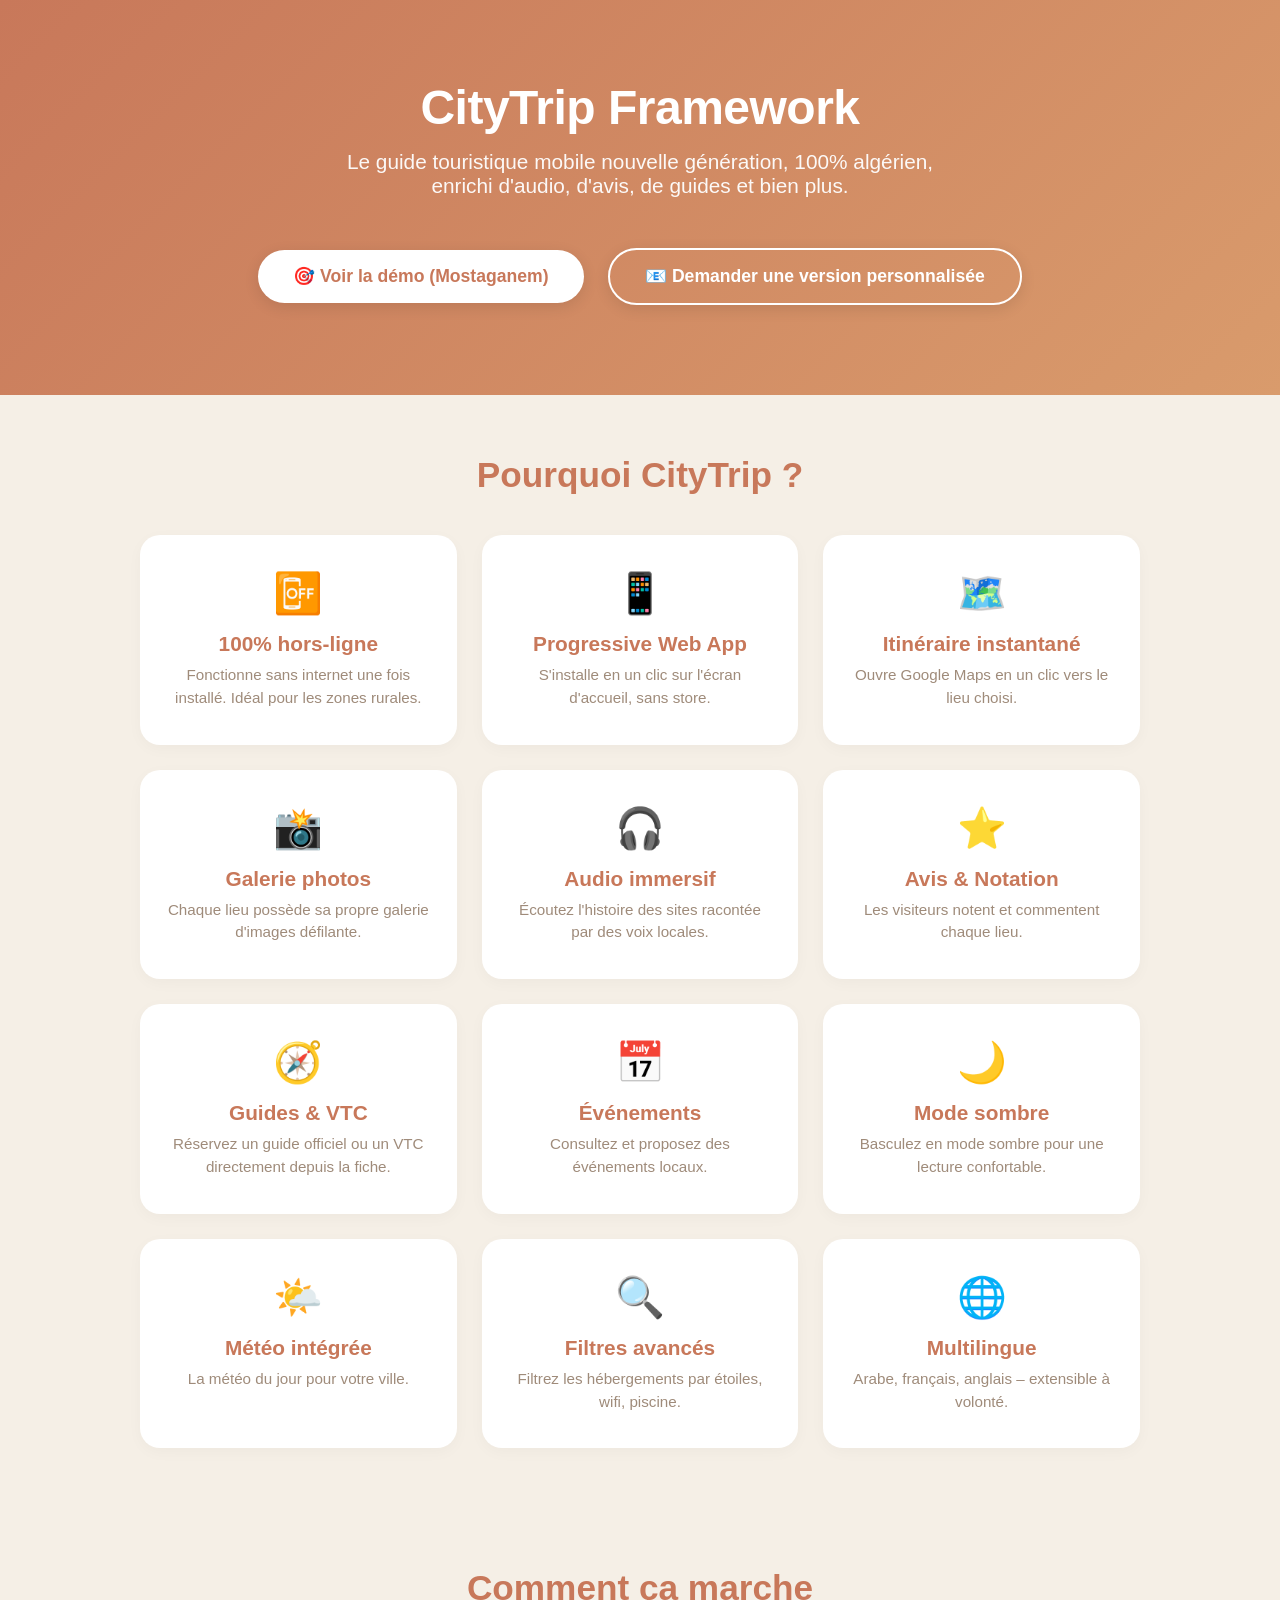
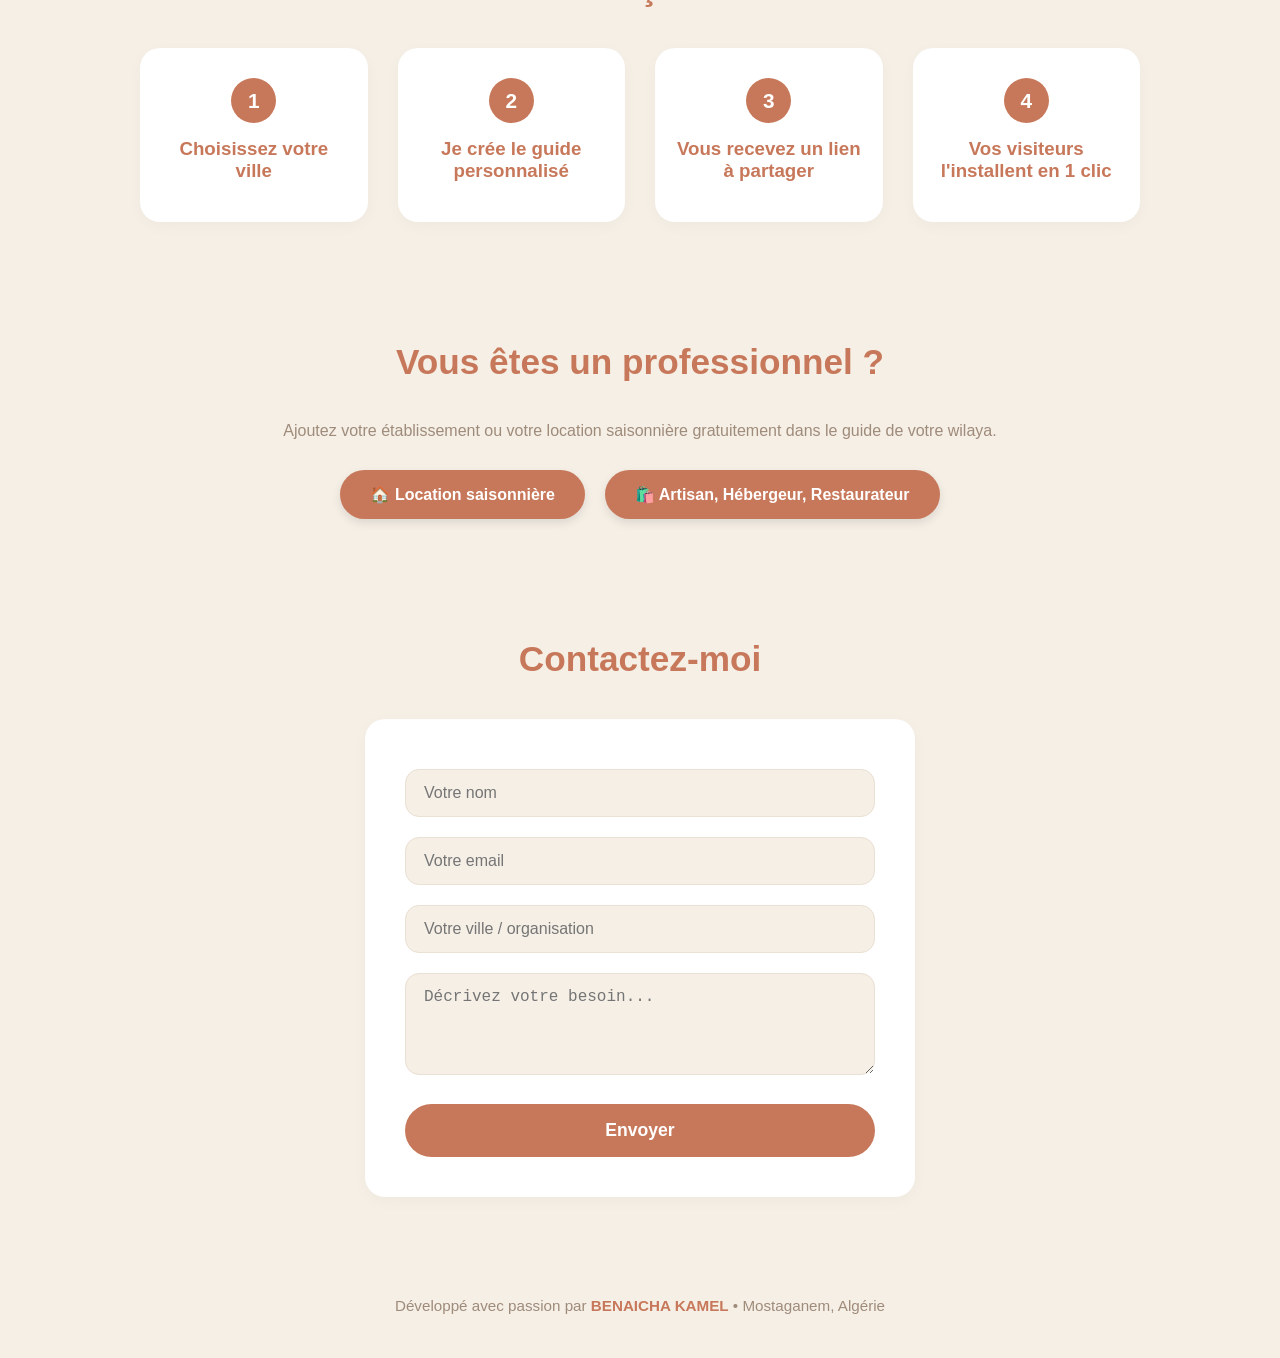
<file: index.html>
<!DOCTYPE html>
<html lang="fr">
<head>
    <meta charset="UTF-8">
    <meta name="viewport" content="width=device-width, initial-scale=1.0">
    <title>CityTrip Framework – Guide touristique mobile nouvelle génération</title>
    <style>
        :root {
            --bg-body: #F5EFE6;
            --bg-card: #FFFFFF;
            --primary: #C8785A;
            --secondary: #E0B28A;
            --accent-turquoise: #A8C0A3;
            --accent-corail: #D99B6C;
            --text-dark: #4E3E33;
            --text-light: #9F8B7A;
            --border-light: #EAE0D4;
            --info: #A8C0A3;
        }
        * { margin:0; padding:0; box-sizing:border-box; }
        body { font-family: 'Segoe UI', Roboto, sans-serif; background: var(--bg-body); color: var(--text-dark); }
        .container { max-width: 1000px; margin: 0 auto; padding: 0 20px; }

        /* Hero */
        .hero { background: linear-gradient(135deg, var(--primary), var(--accent-corail)); color: white; padding: 80px 20px; text-align: center; }
        .hero h1 { font-size: 3rem; margin-bottom: 15px; letter-spacing: -0.5px; }
        .hero p { font-size: 1.3rem; opacity: 0.95; margin-bottom: 40px; max-width: 600px; margin-left: auto; margin-right: auto; }
        .hero a { background: white; color: var(--primary); padding: 16px 35px; border-radius: 50px; text-decoration: none; font-weight: 700; font-size: 1.1rem; transition: transform 0.2s, box-shadow 0.2s; display: inline-block; margin: 10px; box-shadow: 0 4px 15px rgba(0,0,0,0.1); }
        .hero a:hover { transform: translateY(-2px); box-shadow: 0 8px 25px rgba(0,0,0,0.15); }
        .hero a.secondary { background: transparent; border: 2px solid white; color: white; }

        /* Sections */
        .section { padding: 60px 0; }
        .section h2 { text-align: center; font-size: 2.2rem; margin-bottom: 40px; color: var(--primary); }
        .section h3 { color: var(--primary); margin-bottom: 10px; }

        /* Grille fonctionnalités */
        .features { display: grid; grid-template-columns: repeat(auto-fit, minmax(250px, 1fr)); gap: 25px; }
        .feature { background: var(--bg-card); padding: 35px 25px; border-radius: 20px; box-shadow: 0 4px 15px rgba(0,0,0,0.03); text-align: center; transition: transform 0.2s, box-shadow 0.2s; }
        .feature:hover { transform: translateY(-5px); box-shadow: 0 12px 30px rgba(0,0,0,0.08); }
        .feature .icon { font-size: 2.5rem; margin-bottom: 15px; }
        .feature h3 { font-size: 1.3rem; margin-bottom: 8px; color: var(--primary); }
        .feature p { font-size: 0.95rem; color: var(--text-light); line-height: 1.5; }

        /* Étapes */
        .steps { display: flex; flex-wrap: wrap; justify-content: center; gap: 30px; }
        .step { background: var(--bg-card); padding: 30px 20px; border-radius: 20px; box-shadow: 0 4px 15px rgba(0,0,0,0.03); text-align: center; flex: 1 1 200px; }
        .step-number { background: var(--primary); color: white; width: 45px; height: 45px; border-radius: 50%; display: inline-flex; align-items: center; justify-content: center; font-weight: bold; font-size: 1.3rem; margin-bottom: 15px; }

        /* Boutons pros */
        .pro-buttons { display: flex; flex-wrap: wrap; gap: 20px; justify-content: center; }
        .pro-btn { background: var(--primary); color: white; padding: 15px 30px; border-radius: 50px; text-decoration: none; font-weight: 600; transition: transform 0.2s, box-shadow 0.2s; display: inline-block; box-shadow: 0 4px 10px rgba(0,0,0,0.1); }
        .pro-btn:hover { transform: translateY(-2px); box-shadow: 0 8px 20px rgba(0,0,0,0.15); }

        /* Formulaire */
        .contact-form { background: var(--bg-card); padding: 40px; border-radius: 20px; box-shadow: 0 4px 15px rgba(0,0,0,0.03); max-width: 550px; margin: 0 auto; }
        .contact-form input, .contact-form textarea { width: 100%; padding: 14px 18px; margin: 10px 0; border: 1px solid var(--border-light); border-radius: 14px; font-size: 1rem; background: var(--bg-body); color: var(--text-dark); }
        .contact-form button { background: var(--primary); color: white; padding: 16px 35px; border: none; border-radius: 50px; font-weight: 700; font-size: 1.1rem; cursor: pointer; width: 100%; margin-top: 15px; transition: transform 0.2s, box-shadow 0.2s; }
        .contact-form button:hover { transform: translateY(-2px); box-shadow: 0 8px 25px rgba(0,0,0,0.1); }

        /* Footer */
        .footer { text-align: center; padding: 40px 20px; font-size: 0.95rem; color: var(--text-light); }
        .footer a { color: var(--primary); text-decoration: none; font-weight: 600; }
    </style>

    <!-- Code compteur GoatCounter ajouté ici -->
    <script data-goatcounter="https://kamel772.goatcounter.com/count" async src="//gc.zgo.at/count.js"></script>

</head>
<body>
    <!-- Hero -->
    <div class="hero">
        <h1>CityTrip Framework</h1>
        <p>Le guide touristique mobile nouvelle génération, 100% algérien, enrichi d'audio, d'avis, de guides et bien plus.</p>
        <a href="app.html" target="_blank">🎯 Voir la démo (Mostaganem)</a>
        <a href="#contact" class="secondary">📧 Demander une version personnalisée</a>
    </div>

    <!-- Pourquoi CityTrip ? -->
    <div class="section container">
        <h2>Pourquoi CityTrip ?</h2>
        <div class="features">
            <div class="feature"><div class="icon">📴</div><h3>100% hors‑ligne</h3><p>Fonctionne sans internet une fois installé. Idéal pour les zones rurales.</p></div>
            <div class="feature"><div class="icon">📱</div><h3>Progressive Web App</h3><p>S'installe en un clic sur l'écran d'accueil, sans store.</p></div>
            <div class="feature"><div class="icon">🗺️</div><h3>Itinéraire instantané</h3><p>Ouvre Google Maps en un clic vers le lieu choisi.</p></div>
            <div class="feature"><div class="icon">📸</div><h3>Galerie photos</h3><p>Chaque lieu possède sa propre galerie d'images défilante.</p></div>
            <div class="feature"><div class="icon">🎧</div><h3>Audio immersif</h3><p>Écoutez l'histoire des sites racontée par des voix locales.</p></div>
            <div class="feature"><div class="icon">⭐</div><h3>Avis & Notation</h3><p>Les visiteurs notent et commentent chaque lieu.</p></div>
            <div class="feature"><div class="icon">🧭</div><h3>Guides & VTC</h3><p>Réservez un guide officiel ou un VTC directement depuis la fiche.</p></div>
            <div class="feature"><div class="icon">📅</div><h3>Événements</h3><p>Consultez et proposez des événements locaux.</p></div>
            <div class="feature"><div class="icon">🌙</div><h3>Mode sombre</h3><p>Basculez en mode sombre pour une lecture confortable.</p></div>
            <div class="feature"><div class="icon">🌤️</div><h3>Météo intégrée</h3><p>La météo du jour pour votre ville.</p></div>
            <div class="feature"><div class="icon">🔍</div><h3>Filtres avancés</h3><p>Filtrez les hébergements par étoiles, wifi, piscine.</p></div>
            <div class="feature"><div class="icon">🌐</div><h3>Multilingue</h3><p>Arabe, français, anglais – extensible à volonté.</p></div>
        </div>
    </div>

    <!-- Comment ça marche -->
    <div class="section container">
        <h2>Comment ça marche</h2>
        <div class="steps">
            <div class="step"><div class="step-number">1</div><h3>Choisissez votre ville</h3></div>
            <div class="step"><div class="step-number">2</div><h3>Je crée le guide personnalisé</h3></div>
            <div class="step"><div class="step-number">3</div><h3>Vous recevez un lien à partager</h3></div>
            <div class="step"><div class="step-number">4</div><h3>Vos visiteurs l'installent en 1 clic</h3></div>
        </div>
    </div>

    <!-- Espace professionnels -->
    <div class="section container">
        <h2>Vous êtes un professionnel ?</h2>
        <p style="text-align:center; margin-bottom:30px; color:var(--text-light);">Ajoutez votre établissement ou votre location saisonnière gratuitement dans le guide de votre wilaya.</p>
        <div class="pro-buttons">
            <a href="proprietaires.html" class="pro-btn">🏠 Location saisonnière</a>
            <a href="professionnels.html" class="pro-btn">🛍️ Artisan, Hébergeur, Restaurateur</a>
        </div>
    </div>

    <!-- Contact -->
    <div class="section container" id="contact">
        <h2>Contactez‑moi</h2>
        <div class="contact-form">
            <form action="https://formspree.io/f/XXXXXXXXXX" method="POST">
                <input type="text" name="name" placeholder="Votre nom" required>
                <input type="email" name="_replyto" placeholder="Votre email" required>
                <input type="text" name="city" placeholder="Votre ville / organisation">
                <textarea name="message" rows="4" placeholder="Décrivez votre besoin..."></textarea>
                <button type="submit">Envoyer</button>
            </form>
        </div>
    </div>

    <!-- Footer -->
    <div class="footer">
        <p>Développé avec passion par <a href="mailto:benaichakamelkat@gmail.com">BENAICHA KAMEL</a> • Mostaganem, Algérie</p>
    </div>
</body>
</html>
</file>
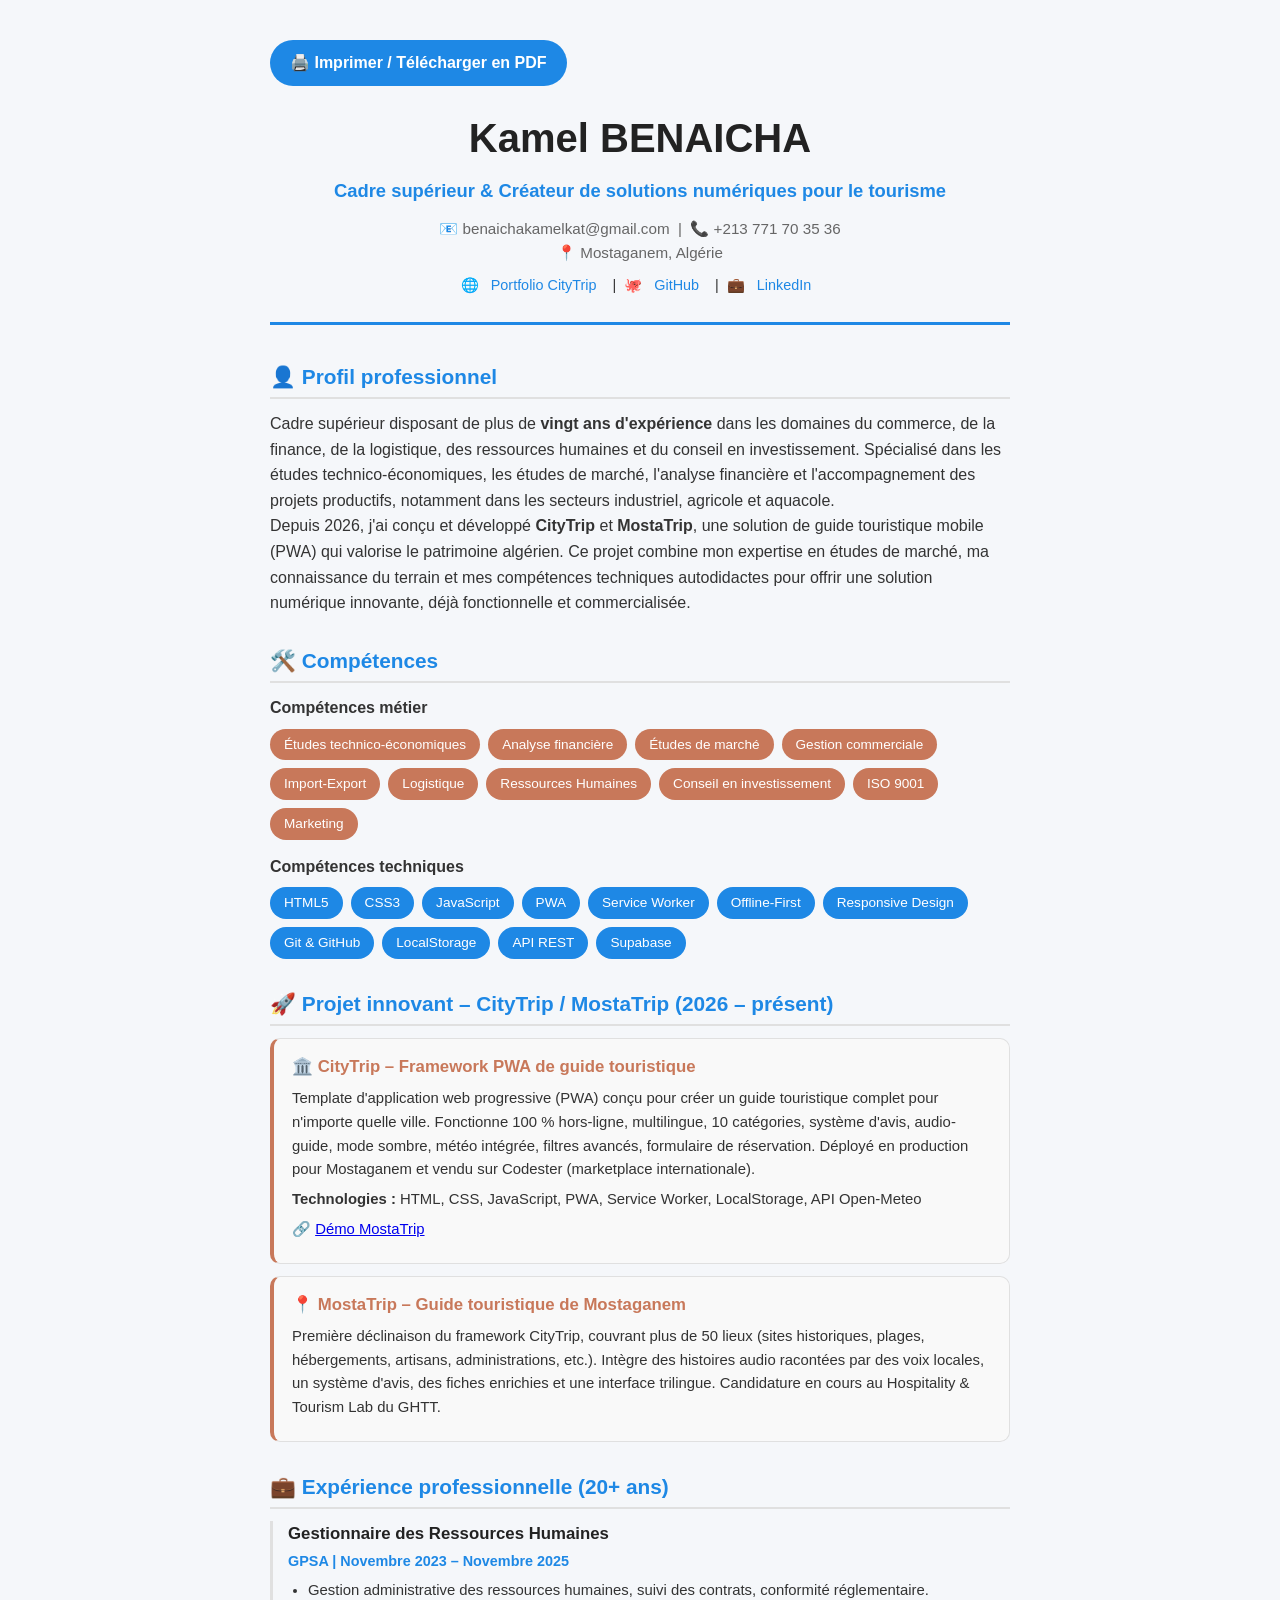
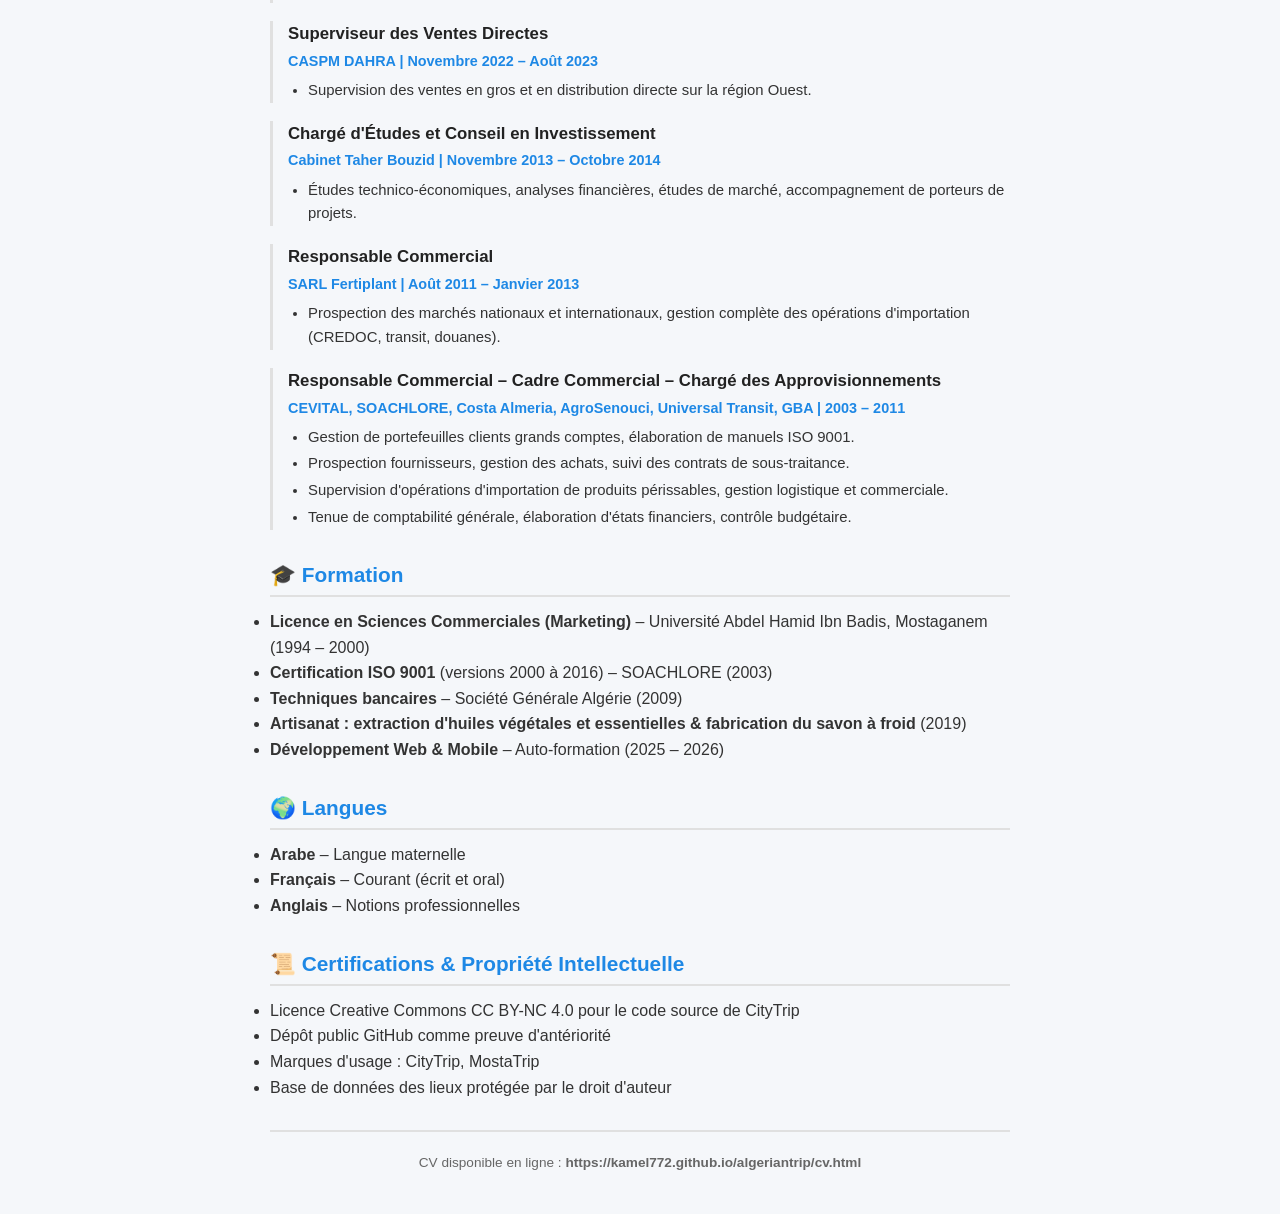
<file: cv.html>
<!DOCTYPE html>
<html lang="fr">
<head>
    <meta charset="UTF-8">
    <meta name="viewport" content="width=device-width, initial-scale=1.0">
    <title>CV – Kamel BENAICHA</title>
    <style>
        :root {
            --primary: #1E88E5;
            --secondary: #C8785A;
            --text: #333;
            --light: #666;
            --border: #e0e0e0;
            --bg: #f9f9f9;
        }

        * { margin: 0; padding: 0; box-sizing: border-box; }

        body {
            font-family: 'Segoe UI', Roboto, Helvetica, Arial, sans-serif;
            background: #f5f7fa;
            color: var(--text);
            line-height: 1.6;
            max-width: 800px;
            margin: 0 auto;
            padding: 40px 30px;
        }

        @media print {
            body { background: white; padding: 20px; }
            .no-print { display: none; }
        }

        header {
            text-align: center;
            margin-bottom: 35px;
            padding-bottom: 25px;
            border-bottom: 3px solid var(--primary);
        }

        header h1 {
            font-size: 2.5rem;
            font-weight: 700;
            color: #222;
            margin-bottom: 6px;
        }

        header .title {
            font-size: 1.15rem;
            color: var(--primary);
            font-weight: 600;
            margin-bottom: 12px;
        }

        header .contact {
            font-size: 0.95rem;
            color: var(--light);
            margin-bottom: 8px;
        }

        header .links {
            font-size: 0.9rem;
        }

        header .links a {
            color: var(--primary);
            text-decoration: none;
            margin: 0 8px;
        }

        section {
            margin-bottom: 28px;
        }

        h2 {
            font-size: 1.3rem;
            color: var(--primary);
            margin-bottom: 12px;
            padding-bottom: 4px;
            border-bottom: 2px solid var(--border);
            display: flex;
            align-items: center;
            gap: 8px;
        }

        .profile p {
            margin-bottom: 10px;
        }

        .skills-grid {
            display: flex;
            flex-wrap: wrap;
            gap: 8px;
        }

        .skill-tag {
            background: var(--primary);
            color: white;
            padding: 5px 14px;
            border-radius: 20px;
            font-size: 0.85rem;
            font-weight: 500;
        }

        .skill-tag.soft {
            background: var(--secondary);
        }

        .experience-item {
            margin-bottom: 18px;
            padding-left: 15px;
            border-left: 3px solid var(--border);
        }

        .experience-item h3 {
            font-size: 1.05rem;
            color: #222;
            margin-bottom: 2px;
        }

        .experience-item .meta {
            font-size: 0.9rem;
            color: var(--primary);
            font-weight: 600;
            margin-bottom: 6px;
        }

        .experience-item p, .experience-item ul {
            font-size: 0.93rem;
            color: var(--text);
            margin-bottom: 6px;
        }

        .experience-item ul {
            margin-left: 20px;
        }

        .experience-item ul li {
            margin-bottom: 3px;
        }

        .project {
            background: var(--bg);
            padding: 15px 18px;
            border-radius: 10px;
            margin-bottom: 12px;
            border: 1px solid var(--border);
            border-left: 4px solid var(--secondary);
        }

        .project h3 {
            font-size: 1.05rem;
            color: var(--secondary);
            margin-bottom: 6px;
        }

        .project p {
            font-size: 0.93rem;
            margin-bottom: 6px;
        }

        .footer {
            text-align: center;
            margin-top: 30px;
            padding-top: 20px;
            border-top: 2px solid var(--border);
            font-size: 0.85rem;
            color: var(--light);
        }

        .btn-pdf {
            display: inline-block;
            background: var(--primary);
            color: white;
            padding: 10px 20px;
            border-radius: 30px;
            text-decoration: none;
            font-weight: 600;
            margin-bottom: 20px;
        }
    </style>
</head>
<body>

    <a href="#" onclick="window.print(); return false;" class="btn-pdf no-print">🖨️ Imprimer / Télécharger en PDF</a>

    <header>
        <h1>Kamel BENAICHA</h1>
        <p class="title">Cadre supérieur & Créateur de solutions numériques pour le tourisme</p>
        <p class="contact">
            📧 benaichakamelkat@gmail.com &nbsp;|&nbsp; 📞 +213 771 70 35 36<br>
            📍 Mostaganem, Algérie
        </p>
        <p class="links">
            🌐 <a href="https://kamel772.github.io/algeriantrip/" target="_blank">Portfolio CityTrip</a>
            &nbsp;|&nbsp;
            🐙 <a href="https://github.com/kamel772/algeriantrip" target="_blank">GitHub</a>
            &nbsp;|&nbsp;
            💼 <a href="https://www.linkedin.com/in/kamel-benaicha" target="_blank">LinkedIn</a>
        </p>
    </header>

    <!-- Profil -->
    <section>
        <h2>👤 Profil professionnel</h2>
        <p>
            Cadre supérieur disposant de plus de <strong>vingt ans d'expérience</strong> dans les domaines du commerce, de la finance, de la logistique, des ressources humaines et du conseil en investissement. 
            Spécialisé dans les études technico-économiques, les études de marché, l'analyse financière et l'accompagnement des projets productifs, notamment dans les secteurs industriel, agricole et aquacole.
        </p>
        <p>
            Depuis 2026, j'ai conçu et développé <strong>CityTrip</strong> et <strong>MostaTrip</strong>, une solution de guide touristique mobile (PWA) qui valorise le patrimoine algérien. 
            Ce projet combine mon expertise en études de marché, ma connaissance du terrain et mes compétences techniques autodidactes pour offrir une solution numérique innovante, déjà fonctionnelle et commercialisée.
        </p>
    </section>

    <!-- Compétences -->
    <section>
        <h2>🛠️ Compétences</h2>

        <h3 style="font-size:1rem; margin-bottom:8px; color:var(--text);">Compétences métier</h3>
        <div class="skills-grid" style="margin-bottom:14px;">
            <span class="skill-tag soft">Études technico-économiques</span>
            <span class="skill-tag soft">Analyse financière</span>
            <span class="skill-tag soft">Études de marché</span>
            <span class="skill-tag soft">Gestion commerciale</span>
            <span class="skill-tag soft">Import-Export</span>
            <span class="skill-tag soft">Logistique</span>
            <span class="skill-tag soft">Ressources Humaines</span>
            <span class="skill-tag soft">Conseil en investissement</span>
            <span class="skill-tag soft">ISO 9001</span>
            <span class="skill-tag soft">Marketing</span>
        </div>

        <h3 style="font-size:1rem; margin-bottom:8px; color:var(--text);">Compétences techniques</h3>
        <div class="skills-grid">
            <span class="skill-tag">HTML5</span>
            <span class="skill-tag">CSS3</span>
            <span class="skill-tag">JavaScript</span>
            <span class="skill-tag">PWA</span>
            <span class="skill-tag">Service Worker</span>
            <span class="skill-tag">Offline-First</span>
            <span class="skill-tag">Responsive Design</span>
            <span class="skill-tag">Git & GitHub</span>
            <span class="skill-tag">LocalStorage</span>
            <span class="skill-tag">API REST</span>
            <span class="skill-tag">Supabase</span>
        </div>
    </section>

    <!-- Projet CityTrip -->
    <section>
        <h2>🚀 Projet innovant – CityTrip / MostaTrip (2026 – présent)</h2>

        <div class="project">
            <h3>🏛️ CityTrip – Framework PWA de guide touristique</h3>
            <p>Template d'application web progressive (PWA) conçu pour créer un guide touristique complet pour n'importe quelle ville. 
            Fonctionne 100 % hors-ligne, multilingue, 10 catégories, système d'avis, audio-guide, mode sombre, météo intégrée, filtres avancés, formulaire de réservation. 
            Déployé en production pour Mostaganem et vendu sur Codester (marketplace internationale).</p>
            <p><strong>Technologies :</strong> HTML, CSS, JavaScript, PWA, Service Worker, LocalStorage, API Open-Meteo</p>
            <p>🔗 <a href="https://kamel772.github.io/algeriantrip/app.html" target="_blank">Démo MostaTrip</a></p>
        </div>

        <div class="project">
            <h3>📍 MostaTrip – Guide touristique de Mostaganem</h3>
            <p>Première déclinaison du framework CityTrip, couvrant plus de 50 lieux (sites historiques, plages, hébergements, artisans, administrations, etc.). 
            Intègre des histoires audio racontées par des voix locales, un système d'avis, des fiches enrichies et une interface trilingue. 
            Candidature en cours au Hospitality & Tourism Lab du GHTT.</p>
        </div>
    </section>

    <!-- Expérience professionnelle -->
    <section>
        <h2>💼 Expérience professionnelle (20+ ans)</h2>

        <div class="experience-item">
            <h3>Gestionnaire des Ressources Humaines</h3>
            <p class="meta">GPSA | Novembre 2023 – Novembre 2025</p>
            <ul><li>Gestion administrative des ressources humaines, suivi des contrats, conformité réglementaire.</li></ul>
        </div>

        <div class="experience-item">
            <h3>Superviseur des Ventes Directes</h3>
            <p class="meta">CASPM DAHRA | Novembre 2022 – Août 2023</p>
            <ul><li>Supervision des ventes en gros et en distribution directe sur la région Ouest.</li></ul>
        </div>

        <div class="experience-item">
            <h3>Chargé d'Études et Conseil en Investissement</h3>
            <p class="meta">Cabinet Taher Bouzid | Novembre 2013 – Octobre 2014</p>
            <ul><li>Études technico-économiques, analyses financières, études de marché, accompagnement de porteurs de projets.</li></ul>
        </div>

        <div class="experience-item">
            <h3>Responsable Commercial</h3>
            <p class="meta">SARL Fertiplant | Août 2011 – Janvier 2013</p>
            <ul><li>Prospection des marchés nationaux et internationaux, gestion complète des opérations d'importation (CREDOC, transit, douanes).</li></ul>
        </div>

        <div class="experience-item">
            <h3>Responsable Commercial – Cadre Commercial – Chargé des Approvisionnements</h3>
            <p class="meta">CEVITAL, SOACHLORE, Costa Almeria, AgroSenouci, Universal Transit, GBA | 2003 – 2011</p>
            <ul>
                <li>Gestion de portefeuilles clients grands comptes, élaboration de manuels ISO 9001.</li>
                <li>Prospection fournisseurs, gestion des achats, suivi des contrats de sous-traitance.</li>
                <li>Supervision d'opérations d'importation de produits périssables, gestion logistique et commerciale.</li>
                <li>Tenue de comptabilité générale, élaboration d'états financiers, contrôle budgétaire.</li>
            </ul>
        </div>
    </section>

    <!-- Formation -->
    <section>
        <h2>🎓 Formation</h2>
        <ul>
            <li><strong>Licence en Sciences Commerciales (Marketing)</strong> – Université Abdel Hamid Ibn Badis, Mostaganem (1994 – 2000)</li>
            <li><strong>Certification ISO 9001</strong> (versions 2000 à 2016) – SOACHLORE (2003)</li>
            <li><strong>Techniques bancaires</strong> – Société Générale Algérie (2009)</li>
            <li><strong>Artisanat : extraction d'huiles végétales et essentielles & fabrication du savon à froid</strong> (2019)</li>
            <li><strong>Développement Web & Mobile</strong> – Auto-formation (2025 – 2026)</li>
        </ul>
    </section>

    <!-- Langues -->
    <section>
        <h2>🌍 Langues</h2>
        <ul>
            <li><strong>Arabe</strong> – Langue maternelle</li>
            <li><strong>Français</strong> – Courant (écrit et oral)</li>
            <li><strong>Anglais</strong> – Notions professionnelles</li>
        </ul>
    </section>

    <!-- Certifications & PI -->
    <section>
        <h2>📜 Certifications & Propriété Intellectuelle</h2>
        <ul>
            <li>Licence Creative Commons CC BY-NC 4.0 pour le code source de CityTrip</li>
            <li>Dépôt public GitHub comme preuve d'antériorité</li>
            <li>Marques d'usage : CityTrip, MostaTrip</li>
            <li>Base de données des lieux protégée par le droit d'auteur</li>
        </ul>
    </section>

    <div class="footer">
        <p>CV disponible en ligne : <strong>https://kamel772.github.io/algeriantrip/cv.html</strong></p>
    </div>

</body>
</html>
</file>
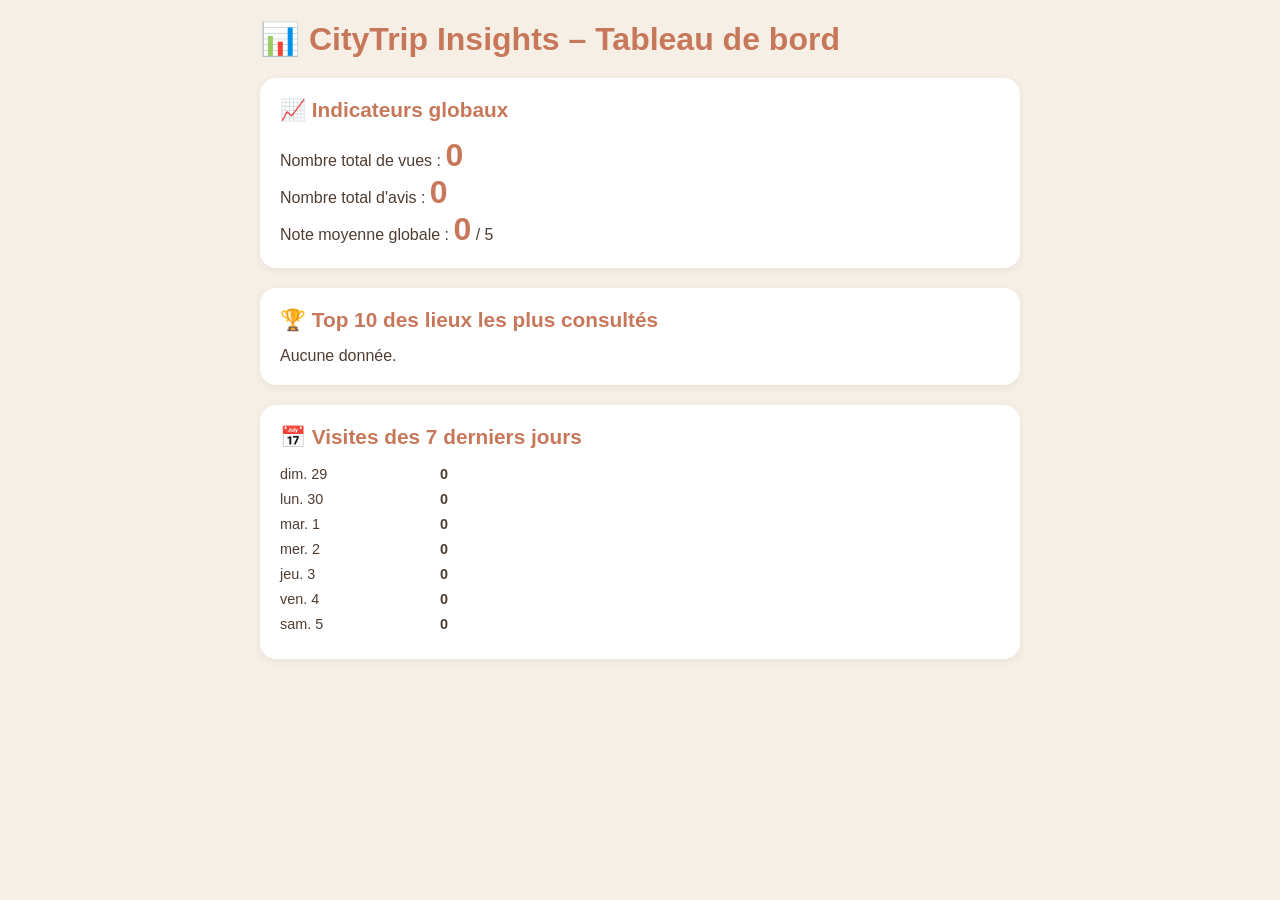
<file: dashboard.html>
<!DOCTYPE html>
<html lang="fr">
<head>
    <meta charset="UTF-8">
    <meta name="viewport" content="width=device-width, initial-scale=1.0">
    <title>CityTrip Insights – Tableau de bord</title>
    <style>
        :root {
            --primary: #C8785A;
            --secondary: #E0B28A;
            --accent: #A8C0A3;
            --text: #4E3E33;
            --light: #9F8B7A;
            --border: #EAE0D4;
            --bg: #F5EFE6;
            --card: #FFFFFF;
        }
        * { margin: 0; padding: 0; box-sizing: border-box; }
        body { font-family: 'Segoe UI', Roboto, sans-serif; background: var(--bg); color: var(--text); padding: 20px; max-width: 800px; margin: 0 auto; }
        h1 { color: var(--primary); margin-bottom: 20px; }
        .card { background: var(--card); border-radius: 16px; padding: 20px; margin-bottom: 20px; box-shadow: 0 2px 8px rgba(0,0,0,0.06); }
        .card h2 { color: var(--primary); margin-bottom: 15px; font-size: 1.3rem; }
        .number { font-size: 2rem; font-weight: bold; color: var(--primary); }
        .bar-container { display: flex; align-items: center; margin: 5px 0; }
        .bar-label { width: 150px; font-size: 0.9rem; }
        .bar { height: 20px; background: var(--primary); border-radius: 10px; transition: width 0.3s; }
        .bar-value { margin-left: 10px; font-size: 0.9rem; font-weight: bold; }
        table { width: 100%; border-collapse: collapse; }
        th, td { padding: 10px; text-align: left; border-bottom: 1px solid var(--border); }
        th { background: var(--primary); color: white; }
    </style>
</head>
<body>
    <h1>📊 CityTrip Insights – Tableau de bord</h1>

    <div class="card">
        <h2>📈 Indicateurs globaux</h2>
        <p>Nombre total de vues : <span class="number" id="totalViews">0</span></p>
        <p>Nombre total d'avis : <span class="number" id="totalReviews">0</span></p>
        <p>Note moyenne globale : <span class="number" id="globalRating">0</span> / 5</p>
    </div>

    <div class="card">
        <h2>🏆 Top 10 des lieux les plus consultés</h2>
        <div id="topPlaces"></div>
    </div>

    <div class="card">
        <h2>📅 Visites des 7 derniers jours</h2>
        <div id="last7Days"></div>
    </div>

    <script>
        const stats = JSON.parse(localStorage.getItem('mostatrip_stats') || '{}');
        const history = JSON.parse(localStorage.getItem('mostatrip_history') || '[]');
        const reviewsData = {};
        for (let i = 0; i < localStorage.length; i++) {
            const key = localStorage.key(i);
            if (key.startsWith('reviews_')) {
                const placeId = key.replace('reviews_', '');
                reviewsData[placeId] = JSON.parse(localStorage.getItem(key) || '[]');
            }
        }

        let totalViews = 0;
        for (const count of Object.values(stats)) { totalViews += count; }
        let totalReviews = 0, totalRatingSum = 0, totalRatingCount = 0;
        for (const reviews of Object.values(reviewsData)) {
            totalReviews += reviews.length;
            for (const r of reviews) { totalRatingSum += r.rating; totalRatingCount++; }
        }
        const globalRating = totalRatingCount > 0 ? (totalRatingSum / totalRatingCount).toFixed(1) : 0;

        document.getElementById('totalViews').textContent = totalViews;
        document.getElementById('totalReviews').textContent = totalReviews;
        document.getElementById('globalRating').textContent = globalRating;

        const sortedPlaces = Object.entries(stats).sort((a, b) => b[1] - a[1]).slice(0, 10);
        const maxViews = sortedPlaces.length > 0 ? sortedPlaces[0][1] : 1;
        let topPlacesHTML = '';
        for (const [id, count] of sortedPlaces) {
            const widthPercent = (count / maxViews) * 100;
            let placeName = `Lieu #${id}`;
            if (typeof PLACES !== 'undefined') {
                const place = PLACES.find(p => p.id == id);
                if (place) placeName = place.name;
            }
            topPlacesHTML += `<div class="bar-container"><div class="bar-label">${placeName}</div><div class="bar" style="width:${widthPercent}%;"></div><div class="bar-value">${count}</div></div>`;
        }
        document.getElementById('topPlaces').innerHTML = topPlacesHTML || '<p>Aucune donnée.</p>';

        const days = [];
        const now = Date.now();
        for (let i = 6; i >= 0; i--) {
            const dayStart = new Date(now - i * 24 * 60 * 60 * 1000).setHours(0,0,0,0);
            const dayEnd = dayStart + 24 * 60 * 60 * 1000;
            const count = history.filter(e => e.time >= dayStart && e.time < dayEnd).length;
            const dateStr = new Date(dayStart).toLocaleDateString('fr-FR', { weekday: 'short', day: 'numeric' });
            days.push({ label: dateStr, count });
        }
        const maxDayViews = Math.max(...days.map(d => d.count), 1);
        let daysHTML = '';
        for (const day of days) {
            const widthPercent = (day.count / maxDayViews) * 100;
            daysHTML += `<div class="bar-container"><div class="bar-label">${day.label}</div><div class="bar" style="width:${widthPercent}%;"></div><div class="bar-value">${day.count}</div></div>`;
        }
        document.getElementById('last7Days').innerHTML = daysHTML;
    </script>
</body>
</html>
</file>
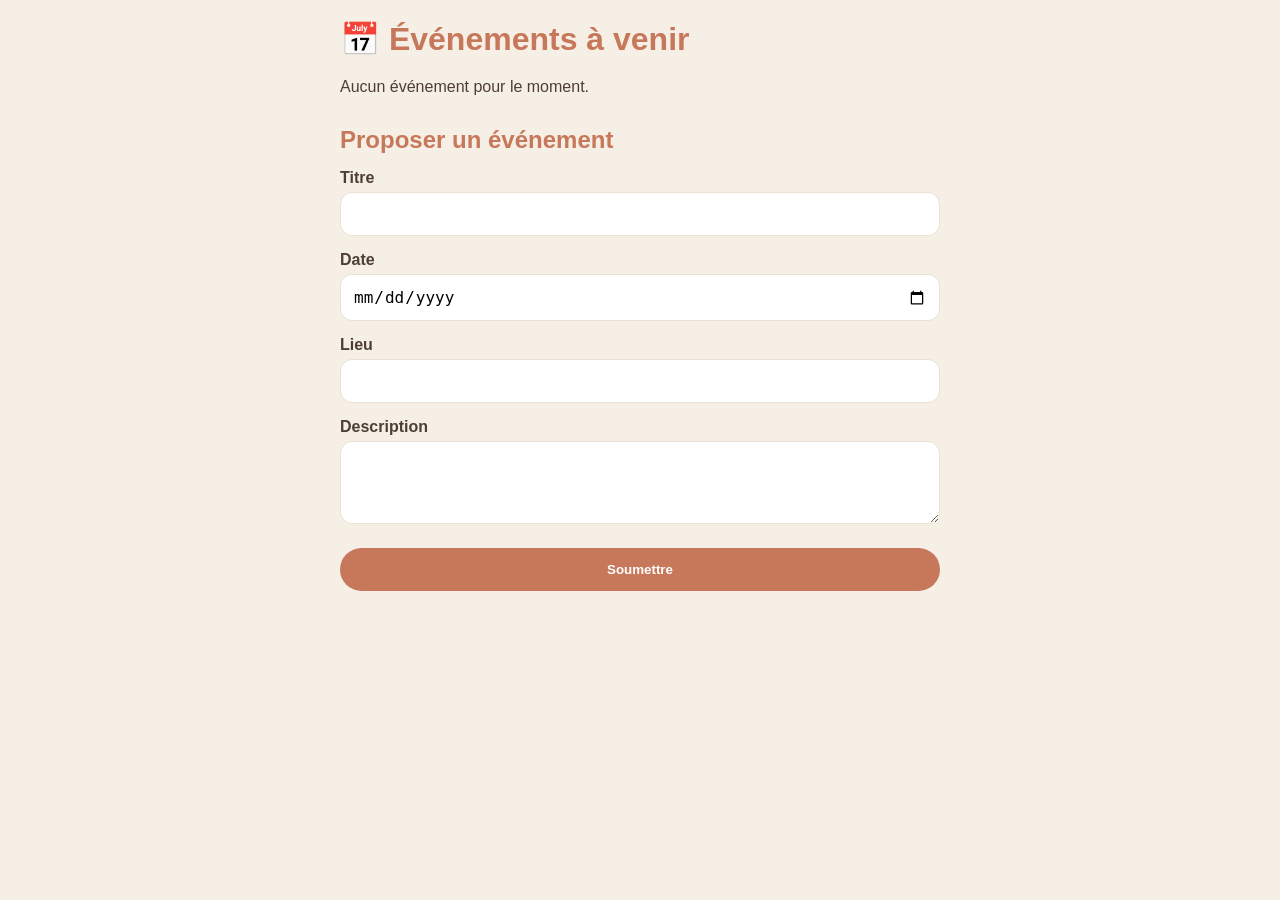
<file: events.html>
<!DOCTYPE html>
<html lang="fr">
<head>
    <meta charset="UTF-8">
    <meta name="viewport" content="width=device-width, initial-scale=1.0">
    <title>CityTrip – Événements</title>
    <style>
        :root {
            --bg-body: #F5EFE6;
            --bg-card: #FFFFFF;
            --primary: #C8785A;
            --text-dark: #4E3E33;
            --border-light: #EAE0D4;
        }
        * { margin: 0; padding: 0; box-sizing: border-box; }
        body { font-family: 'Segoe UI', Roboto, sans-serif; background: var(--bg-body); color: var(--text-dark); padding: 20px; }
        .container { max-width: 600px; margin: 0 auto; }
        h1 { color: var(--primary); margin-bottom: 20px; }
        .event-card { background: var(--bg-card); border-radius: 16px; padding: 20px; margin-bottom: 15px; box-shadow: 0 2px 8px rgba(0,0,0,0.06); }
        .event-card h3 { color: var(--primary); margin-bottom: 8px; }
        .event-card p { color: #666; margin: 4px 0; }
        label { display: block; margin-top: 15px; font-weight: 600; }
        input, textarea, select { width: 100%; padding: 12px; margin-top: 5px; border: 1px solid var(--border-light); border-radius: 12px; font-size: 1rem; background: #fff; }
        button { background: var(--primary); color: white; padding: 14px 30px; border: none; border-radius: 50px; font-weight: bold; cursor: pointer; width: 100%; margin-top: 20px; }
    </style>
</head>
<body>
    <div class="container">
        <h1>📅 Événements à venir</h1>
        <div id="eventsList"></div>
        
        <h2 style="margin-top:30px; color:var(--primary);">Proposer un événement</h2>
        <form id="eventForm">
            <label>Titre</label>
            <input type="text" id="eventTitle" required>
            <label>Date</label>
            <input type="date" id="eventDate" required>
            <label>Lieu</label>
            <input type="text" id="eventPlace" required>
            <label>Description</label>
            <textarea id="eventDesc" rows="3"></textarea>
            <button type="submit">Soumettre</button>
        </form>
    </div>
    <script>
        function loadEvents() {
            const events = JSON.parse(localStorage.getItem('citytrip_events') || '[]');
            const container = document.getElementById('eventsList');
            if (events.length === 0) {
                container.innerHTML = '<p>Aucun événement pour le moment.</p>';
                return;
            }
            container.innerHTML = events.map(e => `
                <div class="event-card">
                    <h3>${e.title}</h3>
                    <p>📅 ${e.date}</p>
                    <p>📍 ${e.place}</p>
                    <p>${e.description || ''}</p>
                </div>
            `).join('');
        }
        
        document.getElementById('eventForm').addEventListener('submit', function(e) {
            e.preventDefault();
            const newEvent = {
                title: document.getElementById('eventTitle').value,
                date: document.getElementById('eventDate').value,
                place: document.getElementById('eventPlace').value,
                description: document.getElementById('eventDesc').value
            };
            const events = JSON.parse(localStorage.getItem('citytrip_events') || '[]');
            events.push(newEvent);
            localStorage.setItem('citytrip_events', JSON.stringify(events));
            loadEvents();
            this.reset();
            alert('Événement ajouté !');
        });
        
        loadEvents();
    </script>
</body>
</html>
</file>
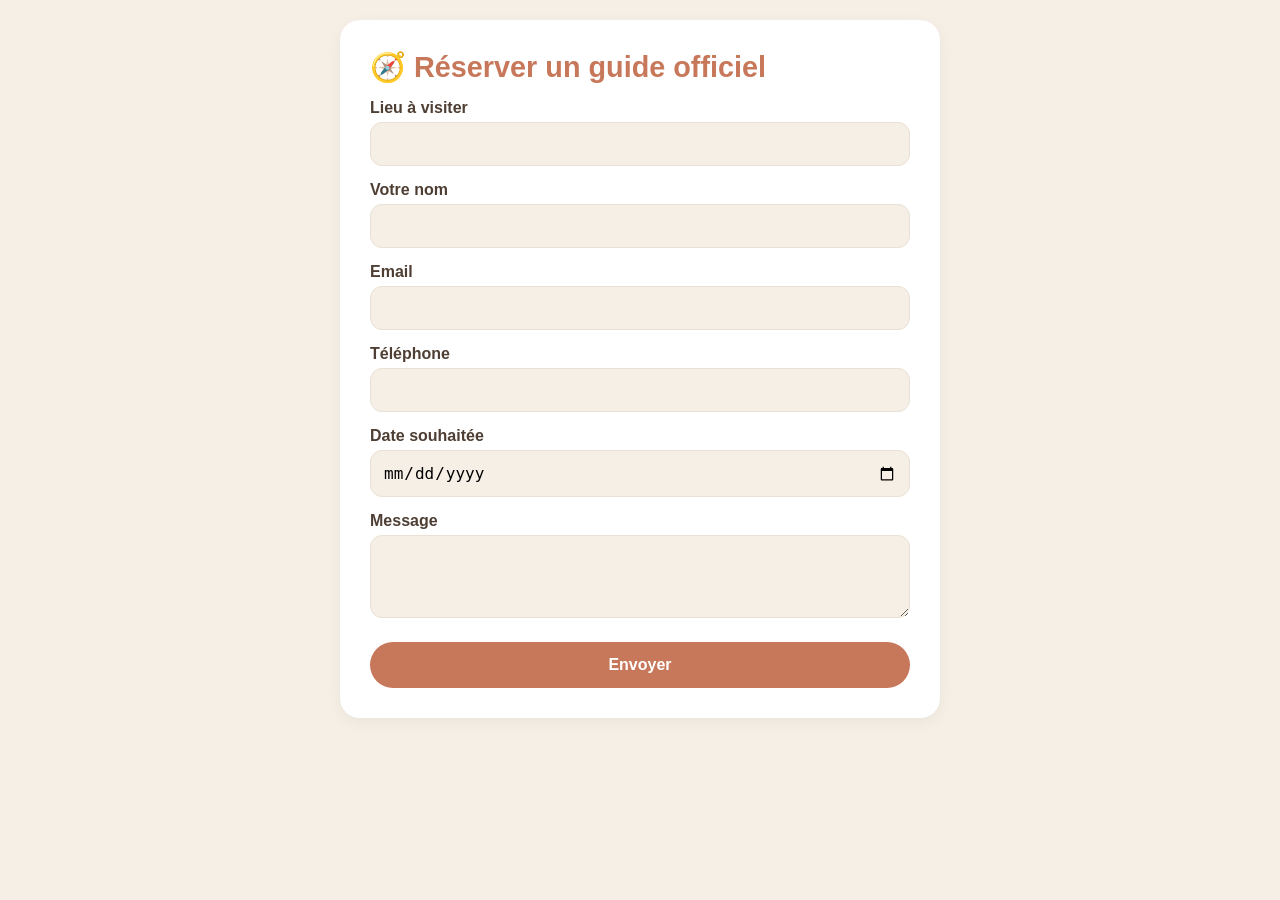
<file: guide.html>
<!DOCTYPE html>
<html lang="fr">
<head>
    <meta charset="UTF-8">
    <meta name="viewport" content="width=device-width, initial-scale=1.0">
    <title>CityTrip – Réserver un guide officiel</title>
    <style>
        :root {
            --bg-body: #F5EFE6;
            --bg-card: #FFFFFF;
            --primary: #C8785A;
            --text-dark: #4E3E33;
            --border-light: #EAE0D4;
        }
        * { margin: 0; padding: 0; box-sizing: border-box; }
        body { font-family: 'Segoe UI', Roboto, sans-serif; background: var(--bg-body); color: var(--text-dark); padding: 20px; }
        .container { max-width: 600px; margin: 0 auto; background: var(--bg-card); border-radius: 20px; padding: 30px; box-shadow: 0 4px 15px rgba(0,0,0,0.05); }
        h1 { color: var(--primary); margin-bottom: 10px; font-size: 1.8rem; }
        label { display: block; margin-top: 15px; font-weight: 600; }
        input, textarea { width: 100%; padding: 12px; margin-top: 5px; border: 1px solid var(--border-light); border-radius: 12px; font-size: 1rem; background: var(--bg-body); }
        button { background: var(--primary); color: white; padding: 14px 30px; border: none; border-radius: 50px; font-weight: bold; font-size: 1rem; cursor: pointer; width: 100%; margin-top: 20px; }
    </style>
</head>
<body>
    <div class="container">
        <h1>🧭 Réserver un guide officiel</h1>
        <form action="https://formspree.io/f/XXXXXXXXXX" method="POST">
            <label>Lieu à visiter</label>
            <input type="text" name="lieu" id="lieu" readonly>
            <label>Votre nom</label>
            <input type="text" name="nom" required>
            <label>Email</label>
            <input type="email" name="email" required>
            <label>Téléphone</label>
            <input type="tel" name="telephone">
            <label>Date souhaitée</label>
            <input type="date" name="date">
            <label>Message</label>
            <textarea name="message" rows="3"></textarea>
            <button type="submit">Envoyer</button>
        </form>
    </div>
    <script>
        const params = new URLSearchParams(window.location.search);
        document.getElementById('lieu').value = params.get('lieu') || '';
    </script>
</body>
  </html>
</file>
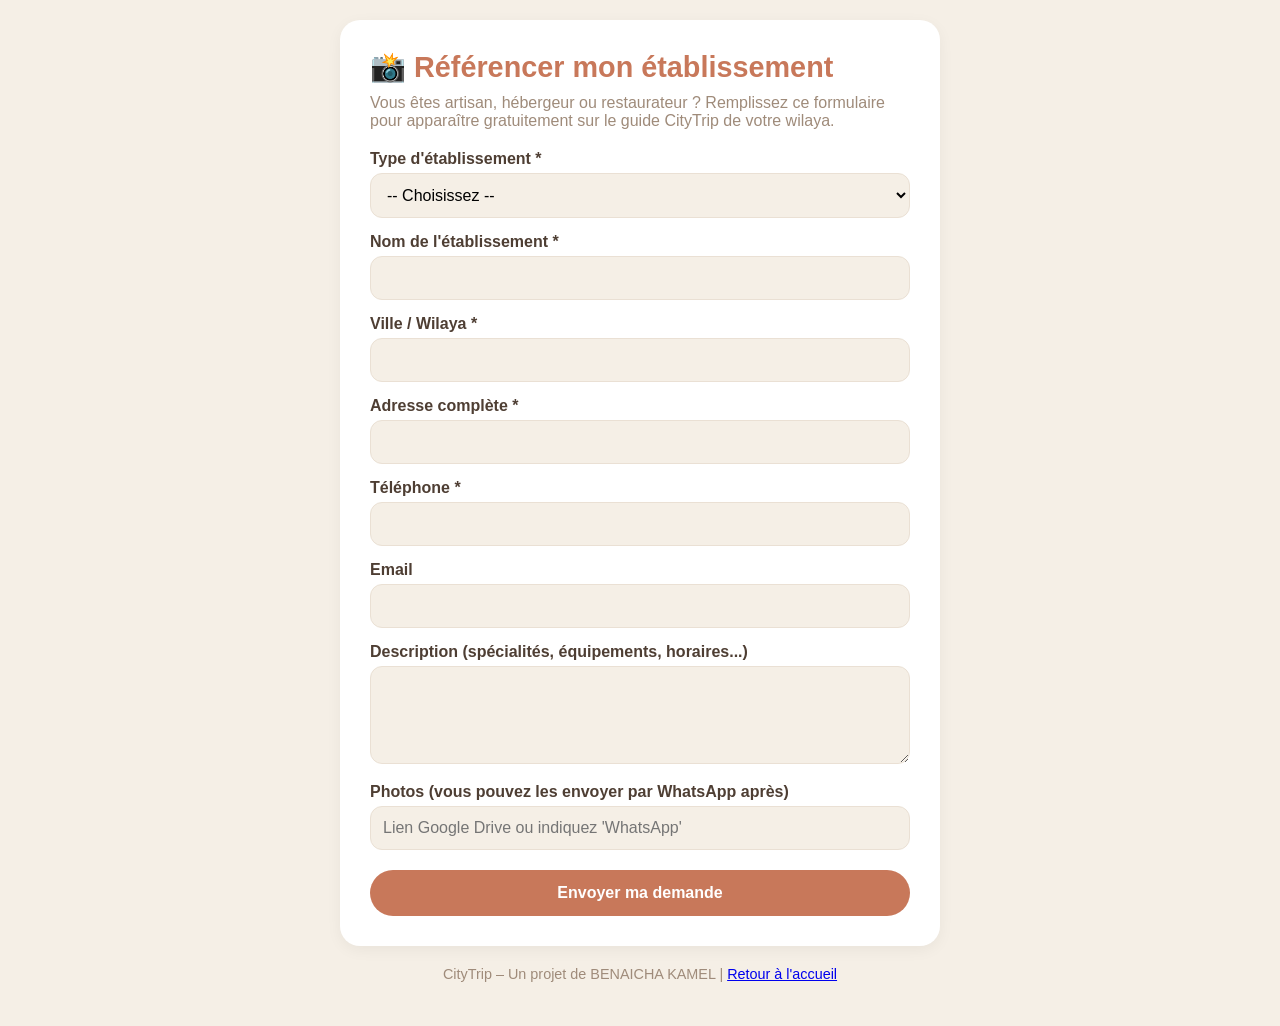
<file: professionnels.html>
<!DOCTYPE html>
<html lang="fr">
<head>
    <meta charset="UTF-8">
    <meta name="viewport" content="width=device-width, initial-scale=1.0">
    <title>CityTrip – Référencer mon établissement</title>
    <style>
        :root {
            --bg-body: #F5EFE6;
            --bg-card: #FFFFFF;
            --primary: #C8785A;
            --secondary: #E0B28A;
            --text-dark: #4E3E33;
            --text-light: #9F8B7A;
            --border-light: #EAE0D4;
        }
        * { margin: 0; padding: 0; box-sizing: border-box; }
        body { font-family: 'Segoe UI', Roboto, sans-serif; background: var(--bg-body); color: var(--text-dark); padding: 20px; }
        .container { max-width: 600px; margin: 0 auto; background: var(--bg-card); border-radius: 20px; padding: 30px; box-shadow: 0 4px 15px rgba(0,0,0,0.05); }
        h1 { color: var(--primary); margin-bottom: 10px; font-size: 1.8rem; }
        p { color: var(--text-light); margin-bottom: 20px; }
        label { display: block; margin-top: 15px; font-weight: 600; color: var(--text-dark); }
        input, select, textarea { width: 100%; padding: 12px; margin-top: 5px; border: 1px solid var(--border-light); border-radius: 12px; font-size: 1rem; background: var(--bg-body); }
        button { background: var(--primary); color: white; padding: 14px 30px; border: none; border-radius: 50px; font-weight: bold; font-size: 1rem; cursor: pointer; width: 100%; margin-top: 20px; }
        .footer { text-align: center; margin-top: 20px; color: var(--text-light); font-size: 0.9rem; }
    </style>
</head>
<body>
    <div class="container">
        <h1>📸 Référencer mon établissement</h1>
        <p>Vous êtes artisan, hébergeur ou restaurateur ? Remplissez ce formulaire pour apparaître gratuitement sur le guide CityTrip de votre wilaya.</p>
        <form action="https://formspree.io/f/xykvykbr" method="POST">
            <label>Type d'établissement *</label>
            <select name="type" required>
                <option value="">-- Choisissez --</option>
                <option value="artisan">Artisan</option>
                <option value="hebergement">Hébergement</option>
                <option value="restaurant">Restaurant</option>
            </select>

            <label>Nom de l'établissement *</label>
            <input type="text" name="nom" required>

            <label>Ville / Wilaya *</label>
            <input type="text" name="ville" required>

            <label>Adresse complète *</label>
            <input type="text" name="adresse" required>

            <label>Téléphone *</label>
            <input type="tel" name="telephone" required>

            <label>Email</label>
            <input type="email" name="email">

            <label>Description (spécialités, équipements, horaires...)</label>
            <textarea name="description" rows="4"></textarea>

            <label>Photos (vous pouvez les envoyer par WhatsApp après)</label>
            <input type="text" name="photos" placeholder="Lien Google Drive ou indiquez 'WhatsApp'">

            <button type="submit">Envoyer ma demande</button>
        </form>
    </div>
    <div class="footer">
        <p>CityTrip – Un projet de BENAICHA KAMEL | <a href="index.html">Retour à l'accueil</a></p>
    </div>
</body>
  </html>
</file>
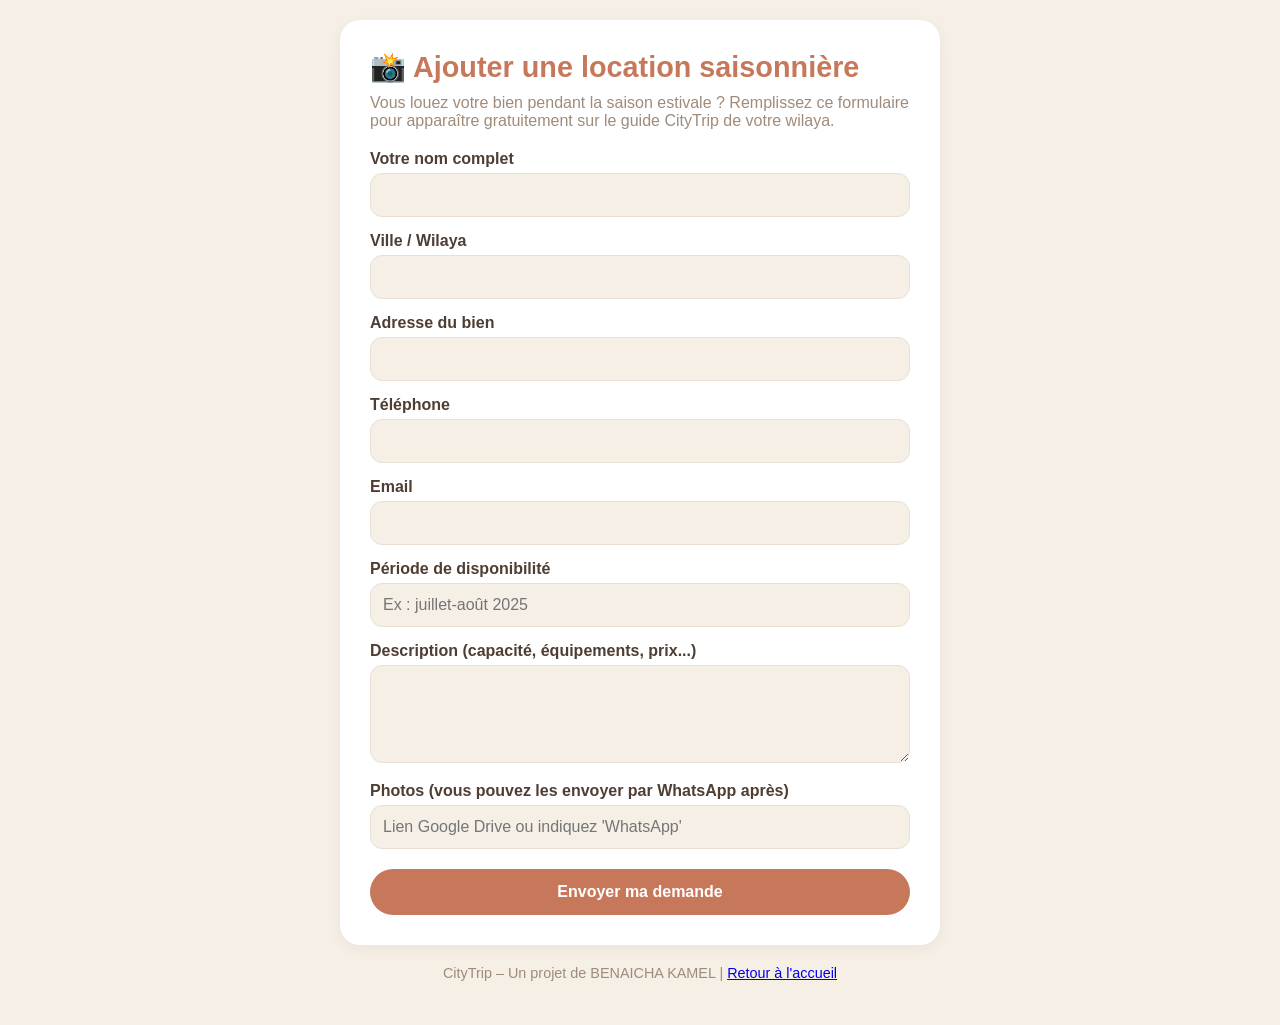
<file: proprietaires.html>
<!DOCTYPE html>
<html lang="fr">
<head>
    <meta charset="UTF-8">
    <meta name="viewport" content="width=device-width, initial-scale=1.0">
    <title>CityTrip – Ajouter une location saisonnière</title>
    <style>
        :root {
            --bg-body: #F5EFE6;
            --bg-card: #FFFFFF;
            --primary: #C8785A;
            --secondary: #E0B28A;
            --text-dark: #4E3E33;
            --text-light: #9F8B7A;
            --border-light: #EAE0D4;
        }
        * { margin: 0; padding: 0; box-sizing: border-box; }
        body { font-family: 'Segoe UI', Roboto, sans-serif; background: var(--bg-body); color: var(--text-dark); padding: 20px; }
        .container { max-width: 600px; margin: 0 auto; background: var(--bg-card); border-radius: 20px; padding: 30px; box-shadow: 0 4px 15px rgba(0,0,0,0.05); }
        h1 { color: var(--primary); margin-bottom: 10px; font-size: 1.8rem; }
        p { color: var(--text-light); margin-bottom: 20px; }
        label { display: block; margin-top: 15px; font-weight: 600; color: var(--text-dark); }
        input, textarea { width: 100%; padding: 12px; margin-top: 5px; border: 1px solid var(--border-light); border-radius: 12px; font-size: 1rem; background: var(--bg-body); }
        button { background: var(--primary); color: white; padding: 14px 30px; border: none; border-radius: 50px; font-weight: bold; font-size: 1rem; cursor: pointer; width: 100%; margin-top: 20px; }
        .footer { text-align: center; margin-top: 20px; color: var(--text-light); font-size: 0.9rem; }
    </style>
</head>
<body>
    <div class="container">
        <h1>📸 Ajouter une location saisonnière</h1>
        <p>Vous louez votre bien pendant la saison estivale ? Remplissez ce formulaire pour apparaître gratuitement sur le guide CityTrip de votre wilaya.</p>
        <form action="https://formspree.io/f/XXXXXXXXXX" method="POST">
            <label>Votre nom complet</label>
            <input type="text" name="nom" required>
            <label>Ville / Wilaya</label>
            <input type="text" name="ville" required>
            <label>Adresse du bien</label>
            <input type="text" name="adresse" required>
            <label>Téléphone</label>
            <input type="tel" name="telephone" required>
            <label>Email</label>
            <input type="email" name="email">
            <label>Période de disponibilité</label>
            <input type="text" name="periode" placeholder="Ex : juillet-août 2025">
            <label>Description (capacité, équipements, prix...)</label>
            <textarea name="description" rows="4"></textarea>
            <label>Photos (vous pouvez les envoyer par WhatsApp après)</label>
            <input type="text" name="photos" placeholder="Lien Google Drive ou indiquez 'WhatsApp'">
            <button type="submit">Envoyer ma demande</button>
        </form>
    </div>
    <div class="footer">
        <p>CityTrip – Un projet de BENAICHA KAMEL | <a href="index.html">Retour à l'accueil</a></p>
    </div>
</body>
</html>
</file>
